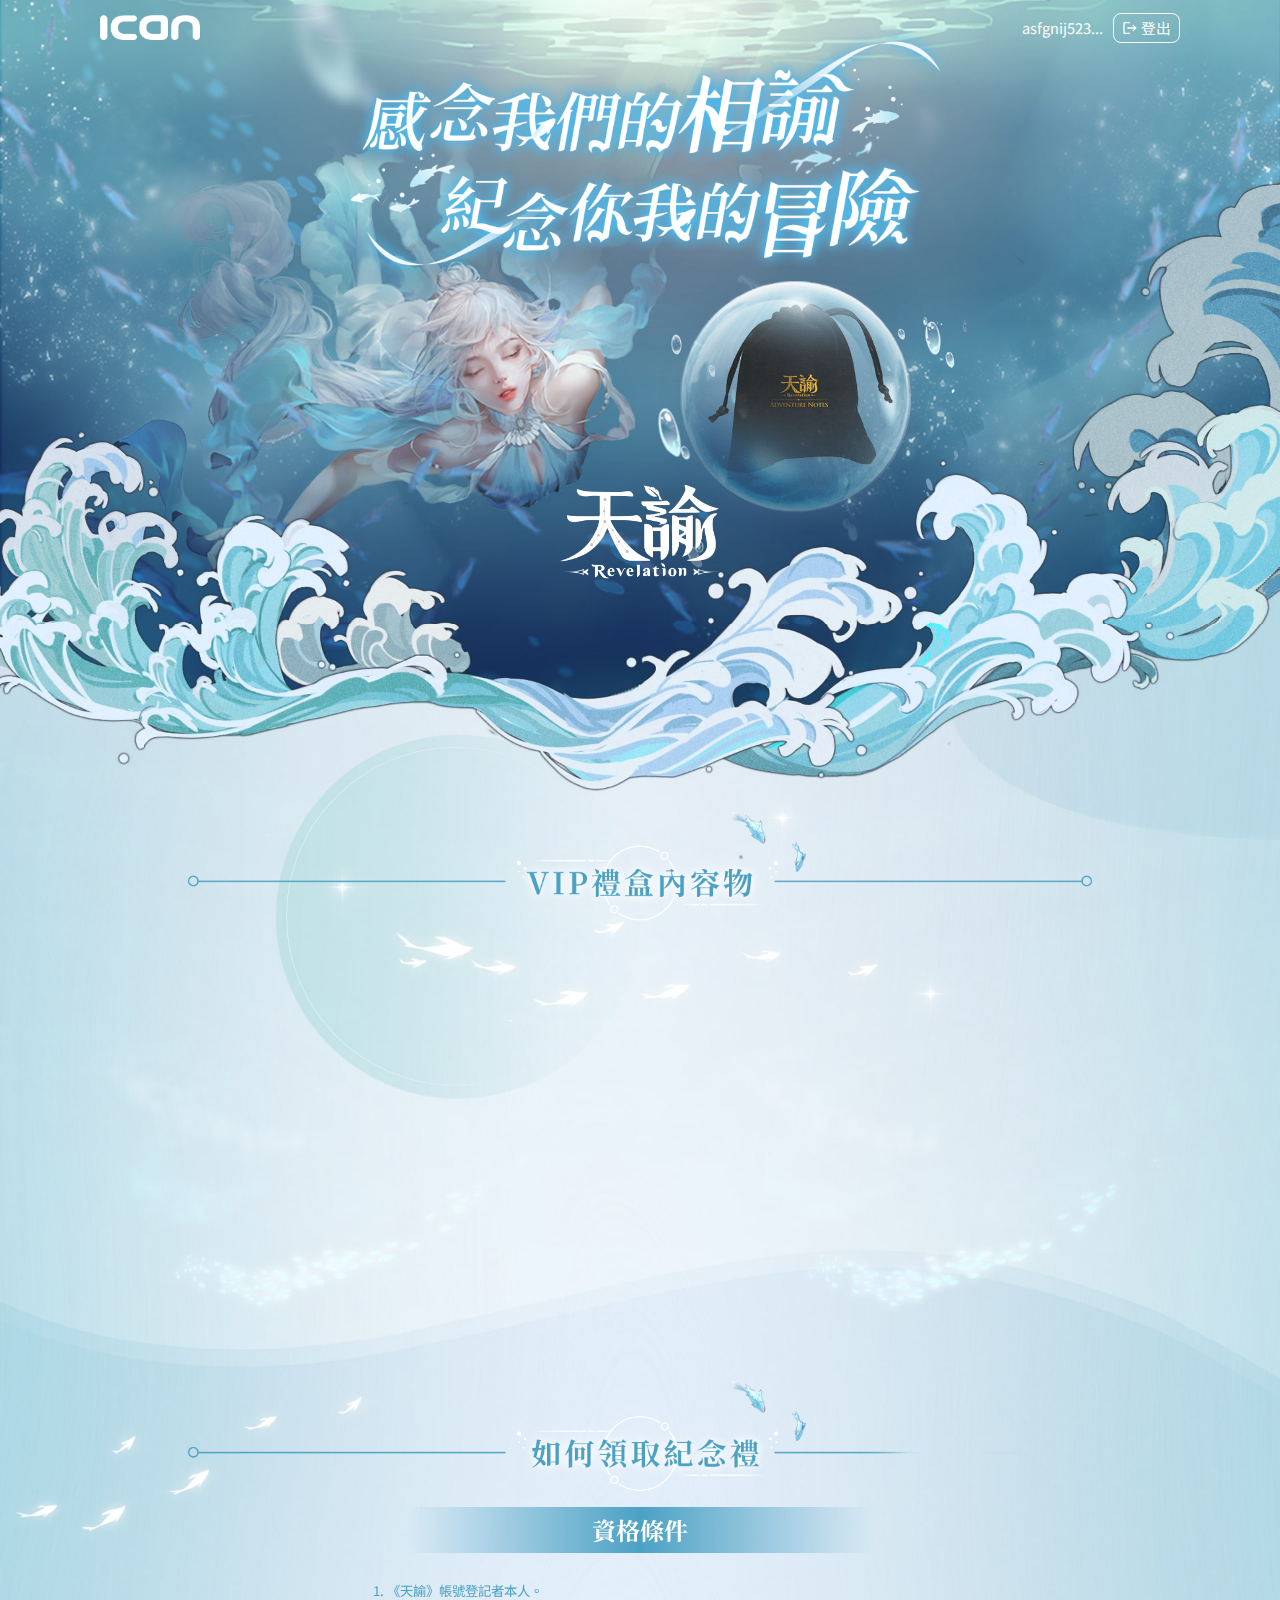
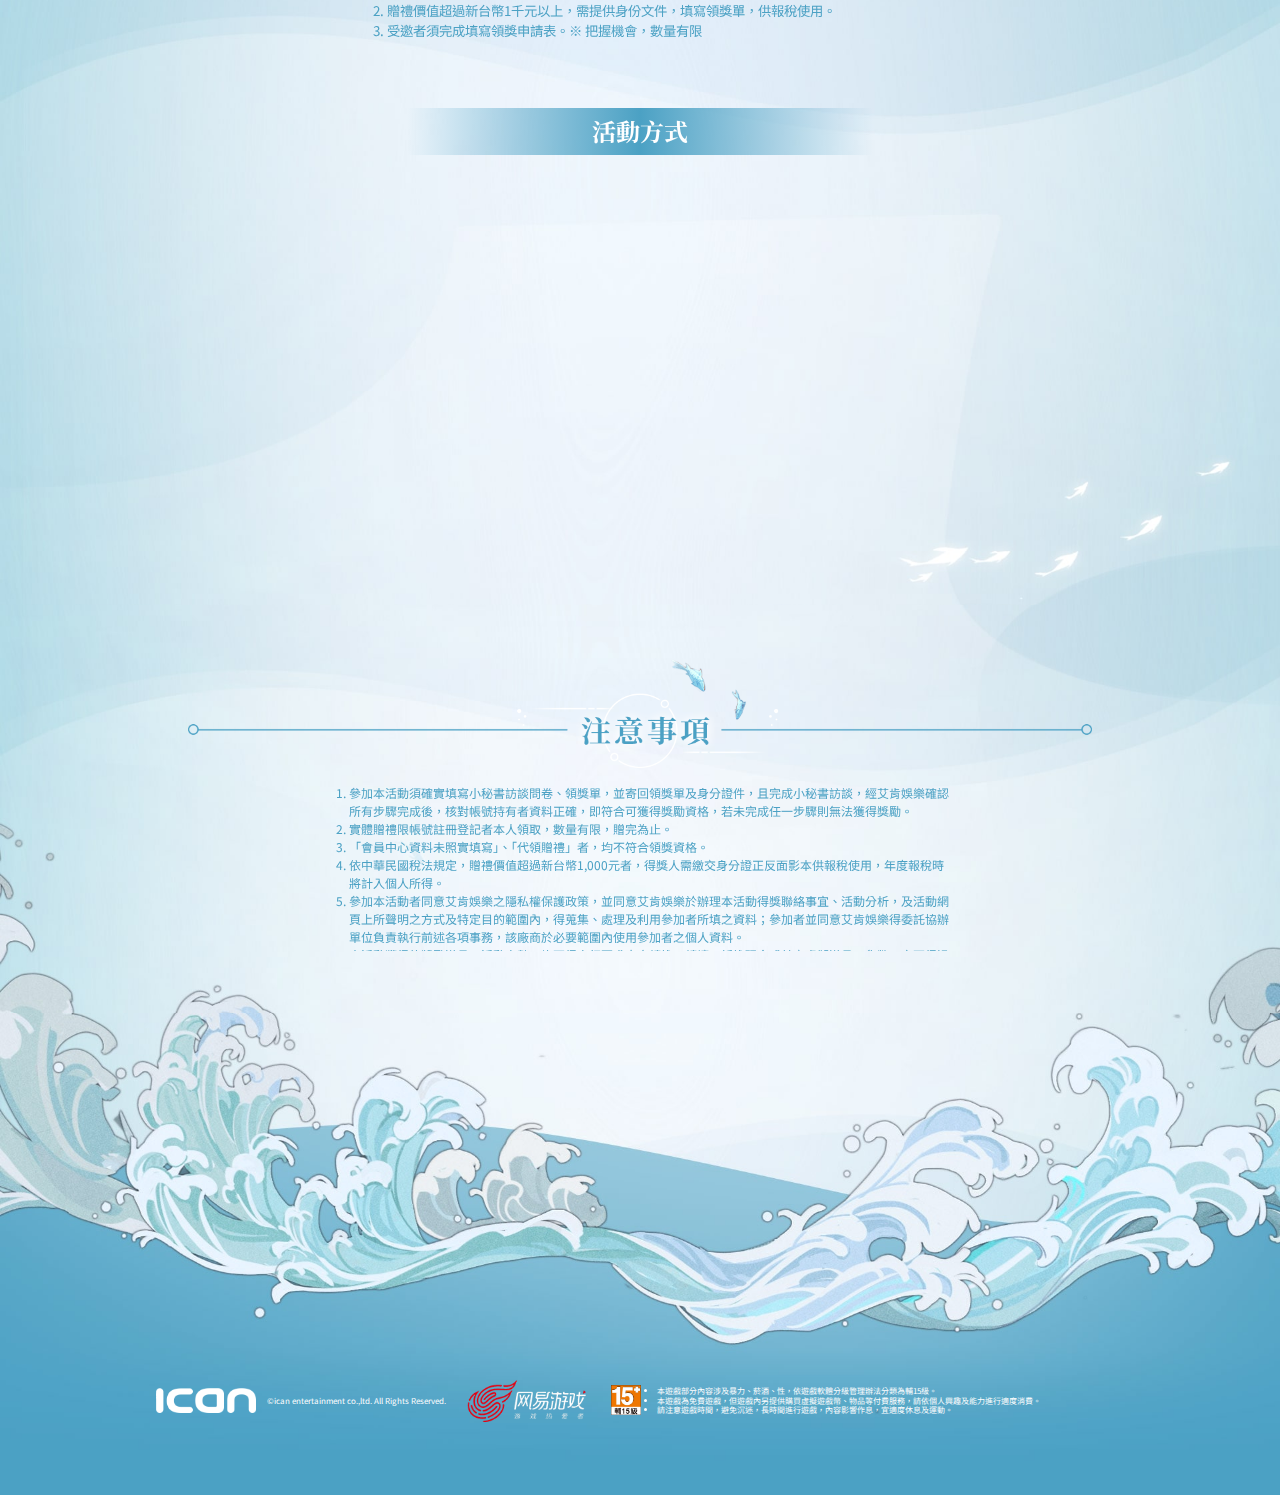
<file: index.html>
<!DOCTYPE html>
<html lang="zh-Hant-TW">

<head>
  <meta charset="UTF-8">
  <meta http-equiv="X-UA-Compatible" content="IE=edge">
  <meta name="viewport" content="width=device-width, initial-scale=1.0">
  <title>《天諭》感念我們的相諭，紀念你我的冒險</title>

  <!--Icon-->
  <link rel="icon" href="//www.icantw.com/favicon.ico" type="image/x-icon" />

  <!--google plus info-->
  <meta itemprop="name" content="《天諭》感念我們的相諭，紀念你我的冒險">
  <meta itemprop="image" content="./image/seo_1280.jpg">
  <meta name="description" content="本活動需為《天諭》帳號登記者本人，並完成填寫領獎申請表。贈禮價值超過新台幣1千元以上，需提供身份文件，填寫領獎單，供報稅使用。">

  <!--FB info-->
  <meta property="og:title" content="《天諭》感念我們的相諭，紀念你我的冒險">
  <meta name="og:site_name" content="《天諭》感念我們的相諭，紀念你我的冒險">
  <meta property="og:url" content="https://goc.icantw.com">
  <meta property="og:image" content="./image/seo_1280.jpg">
  <meta property="og:description" content="本活動需為《天諭》帳號登記者本人，並完成填寫領獎申請表。贈禮價值超過新台幣1千元以上，需提供身份文件，填寫領獎單，供報稅使用。">
  <meta property="og:type" content="website">
  <meta itemprop="seo_keywords" content="天諭、MMORPG、RPG、海洋、鯨魚、玄鯨、手遊、天刀、天堂、七騎士、海語者、家園、ICAN、艾肯、VIP、GAME、冒險、海明月、贈禮">

  <!-- aos CSS -->
  <link href="https://unpkg.com/aos@2.3.1/dist/aos.css" rel="stylesheet">
  <!-- css -->
  <link rel="stylesheet" href="./css/animate.min.css">
  <link rel="stylesheet" href="./css/animate.css">
  <link rel="stylesheet" href="./css/reset.css">
  <link rel="stylesheet" href="./css/all.css">

  <!-- google fonts -->
  <link rel="preconnect" href="https://fonts.googleapis.com">
  <link rel="preconnect" href="https://fonts.gstatic.com" crossorigin>
  <link href="https://fonts.googleapis.com/css2?family=Noto+Serif+TC:wght@200;300;400;500;600;700;900&display=swap"
    rel="stylesheet">
  <link href="https://fonts.googleapis.com/css2?family=Noto+Sans+TC:wght@100;300;400;500;700;900&display=swap"
    rel="stylesheet">
</head>

<body>
  <header class="header">
    <div class="pc-d-none">
      <ul class="nav">
        <li><a href="https://www.icantw.com/" target="_blank"><img src="./image/ican_logo.png" alt="艾肯娛樂"
              class="logo"></a>
        </li>
        <!-- <li>
          <a href="#" class="btn"><img src="./image/login_black_24dp.svg" alt="登入" class="icon-size"></a>
        </li> -->
        <li>
          asfgn...
          <a href="#" class="btn active"><img src="./image/logout_black_24dp.svg" alt="登出" class="icon-size"></a>
        </li>
      </ul>
    </div>
    <div class="sp-d-none">
      <ul class="nav">
        <li><a href="https://www.icantw.com/" target="_blank"><img src="./image/ican_logo.png" alt="艾肯娛樂"
              class="logo"></a></li>
        <!-- <li>
          <a href="#" class="btn"><img src="./image/login_black_24dp.svg" alt="登入" class="icon-size">登入</a>
        </li> -->
        <li>
          asfgnij523...
          <a href="#" class="btn active"><img src="./image/logout_black_24dp.svg" alt="登出" class="icon-size">登出</a>
        </li>
      </ul>
    </div>
  </header>

  <section class="hero">
    <div class="container">
      <div class="main">
        <h1><a href="https://ty.icantw.com/" target="_blank"><img src="./image/game_logo.png" alt="天諭"
              class="game-logo"></a></h1>
        <img src="./image/title.png" alt="感念我們的相諭，紀念你我的冒險" class="title">
      </div>
      <img src="./image/bouble.png" alt="VIP禮盒內容物" class="bouble">
    </div>
  </section>

  <section class="article">
    <div class="container">
      <h2><img src="./image/PC_st01.png" alt="VIP禮盒內容物" class="st sp-d-none"></h2>
      <h2><img src="./image/SP_st01.png" alt="VIP禮盒內容物" class="st pc-d-none"></h2>
      <ul class="gift">
        <li class="gift-item" data-aos="fade-up" data-aos-delay="0" data-aos-duration="2000"
          data-aos-easing="ease-in-out-back">
          <img src="./image/pp_01.png" alt="冒險筆記本">
          <div class="content">
            <h3>冒險筆記本</h3>
            <p>冒險家，精裝筆記本</p>
          </div>
        </li>
        <li class="gift-item" data-aos="fade-up" data-aos-delay="200" data-aos-duration="2000"
          data-aos-easing="ease-in-out-back">
          <img src="./image/pp_02.png" alt="典藏悠遊卡">
          <div class="content">
            <h3>典藏悠遊卡</h3>
            <p>專屬客制，唯您獨享</p>
          </div>
        </li>
        <li class="gift-item" data-aos="fade-up" data-aos-delay="400" data-aos-duration="2000"
          data-aos-easing="ease-in-out-back">
          <img src="./image/pp_03.png" alt="尊爵收納袋">
          <div class="content">
            <h3>尊爵收納袋</h3>
            <p>經典絨布，高質感保護</p>
          </div>
        </li>
      </ul>
    </div>
  </section>

  <section class="event">
    <div class="ch01 sp-d-none" data-aos="fade-right" data-aos-delay="600" data-aos-duration="2000"
      data-aos-easing="ease-in-out-back"></div>
    <div class="container">
      <h2><img src="./image/PC_st02.png" alt="如何領取紀念禮" class="st sp-d-none"></h2>
      <h2><img src="./image/SP_st02.png" alt="如何領取紀念禮" class="st pc-d-none"></h2>
      <div class="attention">
        <h3>資格條件</h3>
      </div>
      <ul class="list">
        <li>1. 《天諭》帳號登記者本人。</li>
        <li>2. 贈禮價值超過新台幣1千元以上，需提供身份文件，填寫領獎單，供報稅使用。</li>
        <li>3. 受邀者須完成填寫領獎申請表。※ 把握機會，數量有限</li>
      </ul>
      <div class="attention">
        <h3>活動方式</h3>
      </div>
      <ul class="step">
        <li class="step-item" data-aos="fade-up" data-aos-delay="0" data-aos-duration="2000"
          data-aos-easing="ease-in-out-back">
          <img src="./image/step_01.png" alt="步驟一" class="step-bg">
          <div class="content">
            <p>填寫問卷</p>
            <a href="survey.html" target="_blank">
              <img src="./image/btn_survey.png" alt="前往填寫" class="go-btn">
            </a>
          </div>
        </li>
        <li class="step-item" data-aos="fade-up" data-aos-delay="200" data-aos-duration="2000"
          data-aos-easing="ease-in-out-back">
          <img src="./image/step_02.png" alt="步驟二" class="step-bg">
          <div class="content">
            <p>1.下載領獎單<br>2.填寫完成<br>3.領獎單正本及身分證正/反面影本資料，寄回艾肯娛樂(海外玩家請列印領獎單，連同護照拍照上傳至客服信箱)</p>
            <a href="download.html" target="_blank">
              <img src="./image/btn_download.png" alt="下載領獎單" class="go-btn">
            </a>
          </div>
        </li>
        <li class="step-item" data-aos="fade-up" data-aos-delay="400" data-aos-duration="2000"
          data-aos-easing="ease-in-out-back">
          <img src="./image/step_03.png" alt="步驟三" class="step-bg">
          <div class="content">
            <p>選擇使用LINE訪談者，請透過行動條碼或<span>點擊下方按鈕</span>，聯繫小秘書 : </p>
            <a href="http://nav.cx/jhTmali" target="_blank">
              <img src="./image/btn_contact.png" alt="前往聯繫" class="go-btn">
            </a>
          </div>
        </li>
        <li class="step-item" data-aos="fade-up" data-aos-delay="600" data-aos-duration="2000"
          data-aos-easing="ease-in-out-back">
          <img src="./image/step_04.png" alt="步驟四" class="step-bg">
          <div class="content">
            <p>完成上述所有步驟，<br>審核資料正確，<br>寄送贈禮</p>
          </div>
        </li>
      </ul>
    </div>
  </section>

  <section class="note">
    <div class="ch02 sp-d-none" data-aos="fade-left" data-aos-delay="600" data-aos-duration="2000"
      data-aos-easing="ease-in-out-back"></div>
    <h2><img src="./image/PC_st03.png" alt="注意事項" class="st sp-d-none"></h2>
    <h2><img src="./image/SP_st03.png" alt="注意事項" class="st pc-d-none"></h2>
    <div class="container">
      <ul class="list">
        <li>參加本活動須確實填寫小秘書訪談問卷、領獎單，並寄回領獎單及身分證件，且完成小秘書訪談，經艾肯娛樂確認所有步驟完成後，核對帳號持有者資料正確，即符合可獲得獎勵資格，若未完成任一步驟則無法獲得獎勵。</li>
        <li>實體贈禮限帳號註冊登記者本人領取，數量有限，贈完為止。</li>
        <li>「會員中心資料未照實填寫」、「代領贈禮」者，均不符合領獎資格。</li>
        <li>依中華民國稅法規定，贈禮價值超過新台幣1,000元者，得獎人需繳交身分證正反面影本供報稅使用，年度報稅時將計入個人所得。</li>
        <li>
          參加本活動者同意艾肯娛樂之隱私權保護政策，並同意艾肯娛樂於辦理本活動得獎聯絡事宜、活動分析，及活動網頁上所聲明之方式及特定目的範圍內，得蒐集、處理及利用參加者所填之資料；參加者並同意艾肯娛樂得委託協辦單位負責執行前述各項事務，該廠商於必要範圍內使用參加者之個人資料。
        </li>
        <li>本活動獲得的獎勵道具、活動次數，均不得自行要求官方轉換、轉讓、折換現金或其它虛擬道具、貨幣，亦不得退款。</li>
        <li>遊戲帳號(密碼)資料需由帳號申請者本人妥善保管，若是因為個人疏忽或是轉交給他人使用，導致帳號損失或是違反規定等問題，必需要由帳號申請者本人自行承擔，詳見<a
            href="https://www.icantw.com/services" target="_blank"><span>遊戲管理規範</span></a>。</li>
        <li>艾肯娛樂保有以上活動及獎項內容修改權利，並有權決定修改、取消、暫停或是終止活動，最新詳情請見官網公告。如對本活動有任何問題，請洽<a href="https://ican.tw/acyC3"
            target="_blank"><span>客服中心</span></a>。</li>
      </ul>
    </div>
  </section>

  <footer class="footer">
    <div class="container">
      <div class="logo-box">
        <img src="./image/ican.png" alt="艾肯娛樂" class="ican-logo">
        <div class="all-right">©ican entertainment co.,ltd. All Rights Reserved.
        </div>
      </div>
      <img src="./image/logos.png" alt="網易" class="logos">
      <div class="age-box">
        <img src="./image/15+.jpg" alt="15+" class="age15">
        <ul class="note-15">
          <li>本遊戲部分內容涉及暴力、菸酒、性，依遊戲軟體分級管理辦法分類為輔15級。</li>
          <li>本遊戲為免費遊戲，但遊戲內另提供購買虛擬遊戲幣、物品等付費服務，請依個人興趣及能力進行適度消費。</li>
          <li>請注意遊戲時間，避免沉迷，長時間進行遊戲，內容影響作息，宜適度休息及運動。</li>
        </ul>
      </div>
    </div>
  </footer>


</body>

<script src="./js/jquery-3.6.0.min.js"></script>

<!-- aos js -->
<script src="https://unpkg.com/aos@2.3.1/dist/aos.js"></script>
<script>
  AOS.init({
    // Global settings:
    disable: false, // accepts following values: 'phone', 'tablet', 'mobile', boolean, expression or function
    startEvent: 'DOMContentLoaded', // name of the event dispatched on the document, that AOS should initialize on
    initClassName: 'aos-init', // class applied after initialization
    animatedClassName: 'aos-animate', // class applied on animation
    useClassNames: false, // if true, will add content of `data-aos` as classes on scroll
    disableMutationObserver: false, // disables automatic mutations' detections (advanced)
    debounceDelay: 50, // the delay on debounce used while resizing window (advanced)
    throttleDelay: 99, // the delay on throttle used while scrolling the page (advanced)


    // Settings that can be overridden on per-element basis, by `data-aos-*` attributes:
    // offset: 120, // offset (in px) from the original trigger point
    delay: 0, // values from 0 to 3000, with step 50ms
    duration: 400, // values from 0 to 3000, with step 50ms
    easing: 'ease', // default easing for AOS animations
    once: false, // whether animation should happen only once - while scrolling down
    mirror: false, // whether elements should animate out while scrolling past them
    anchorPlacement: 'top-bottom', // defines which position of the element regarding to window should trigger the animation
  });
</script>



</html>
</file>
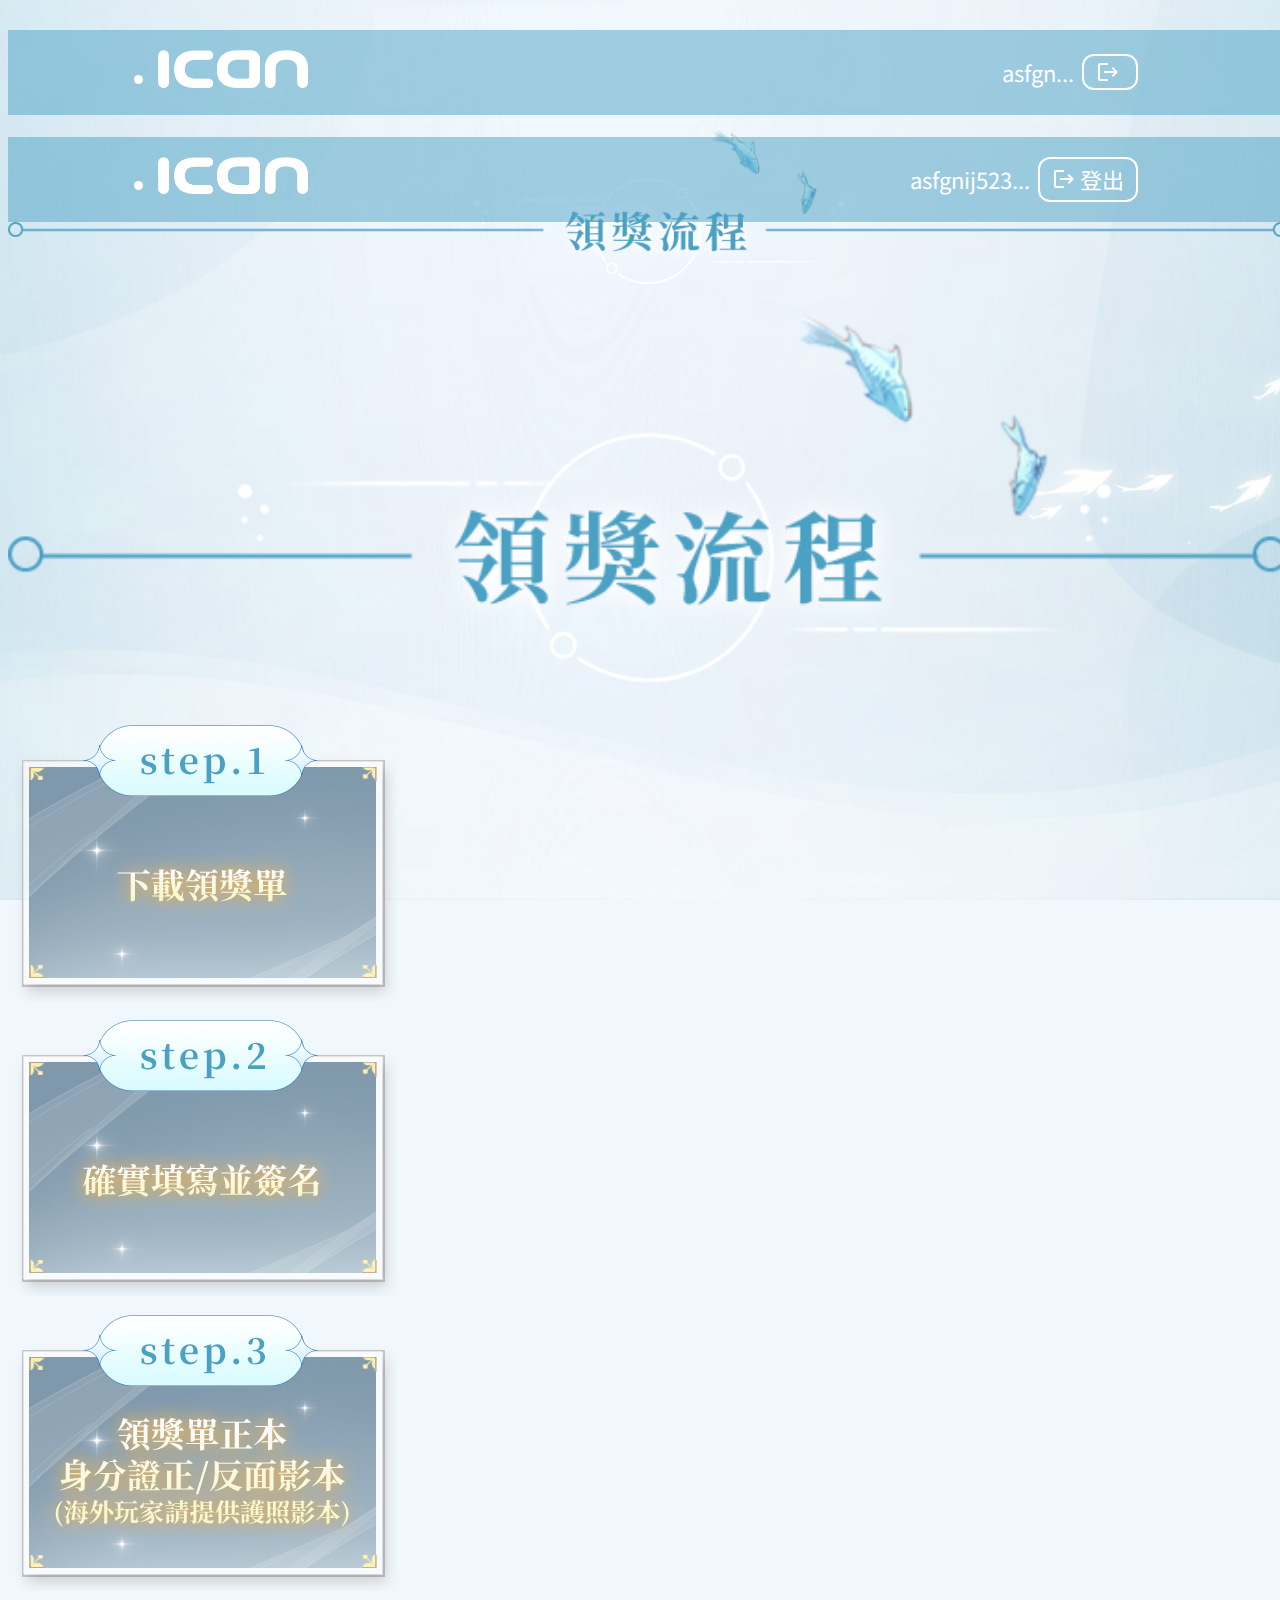
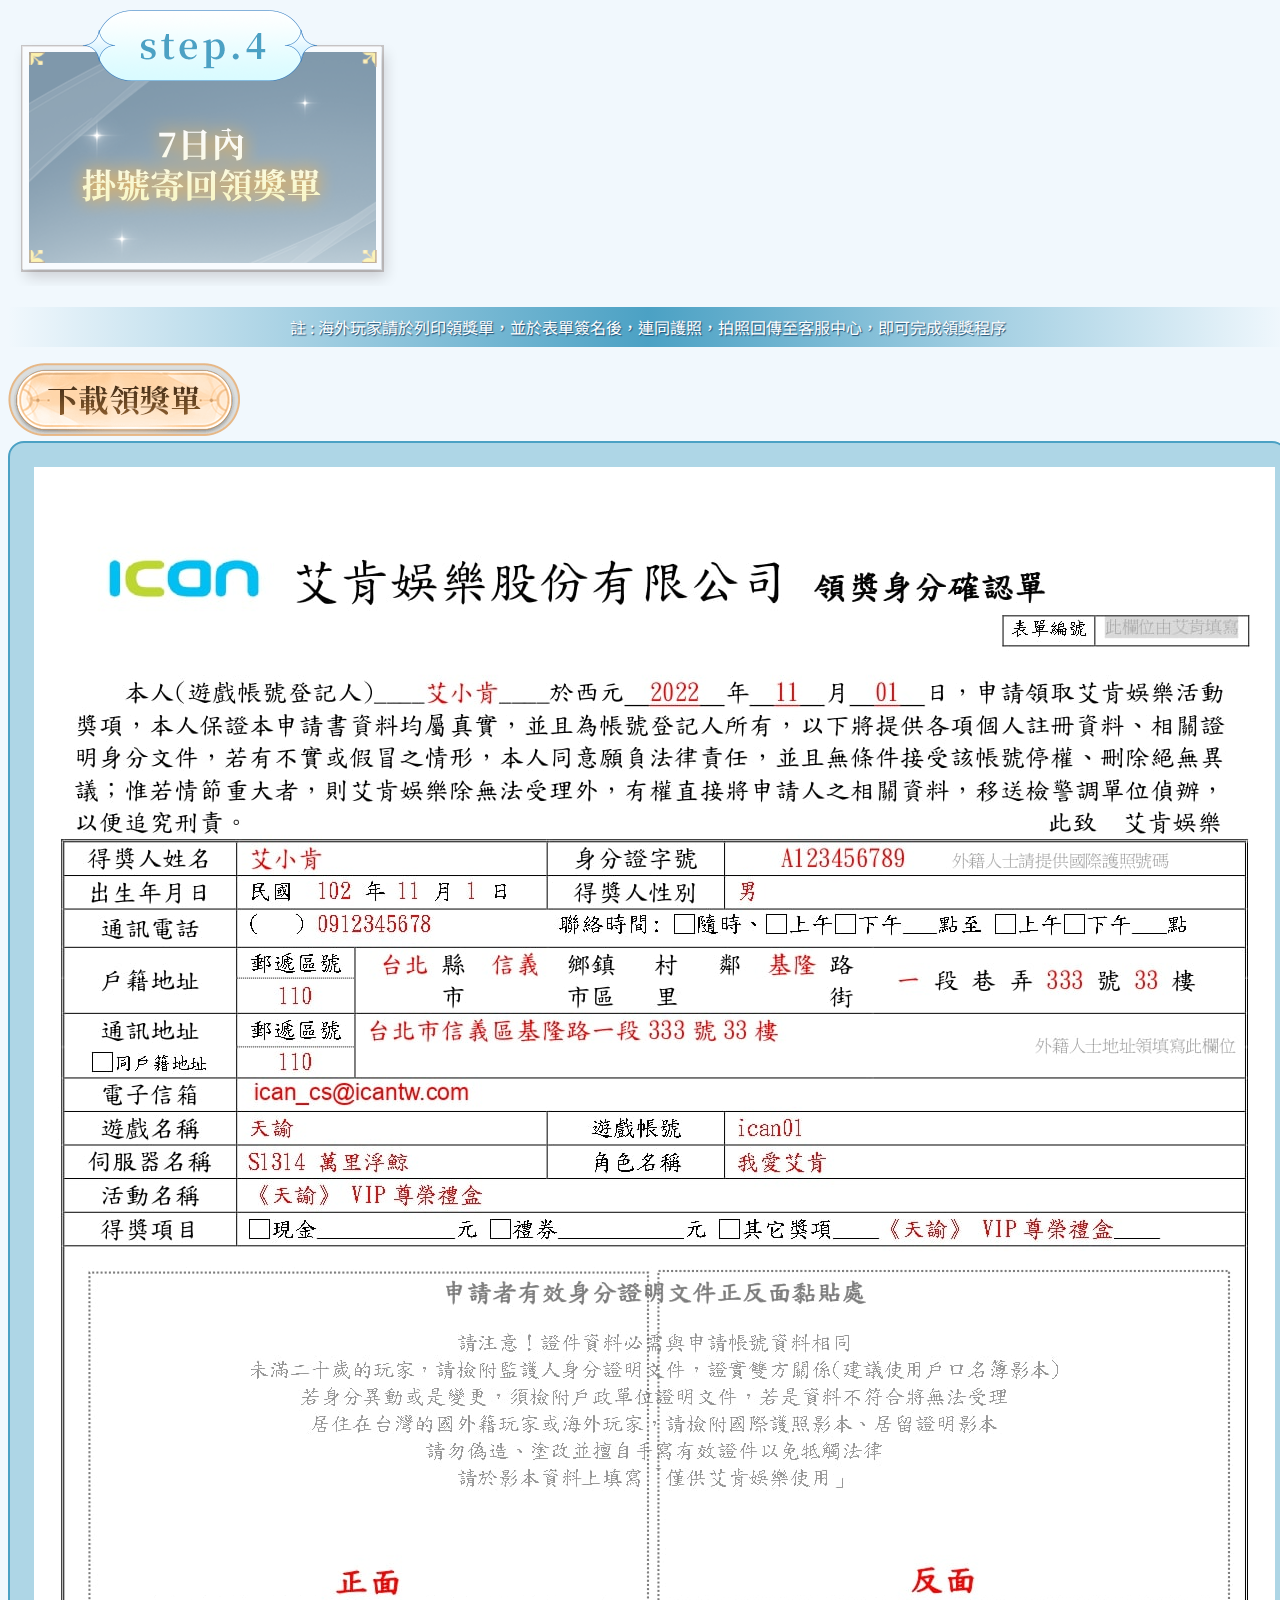
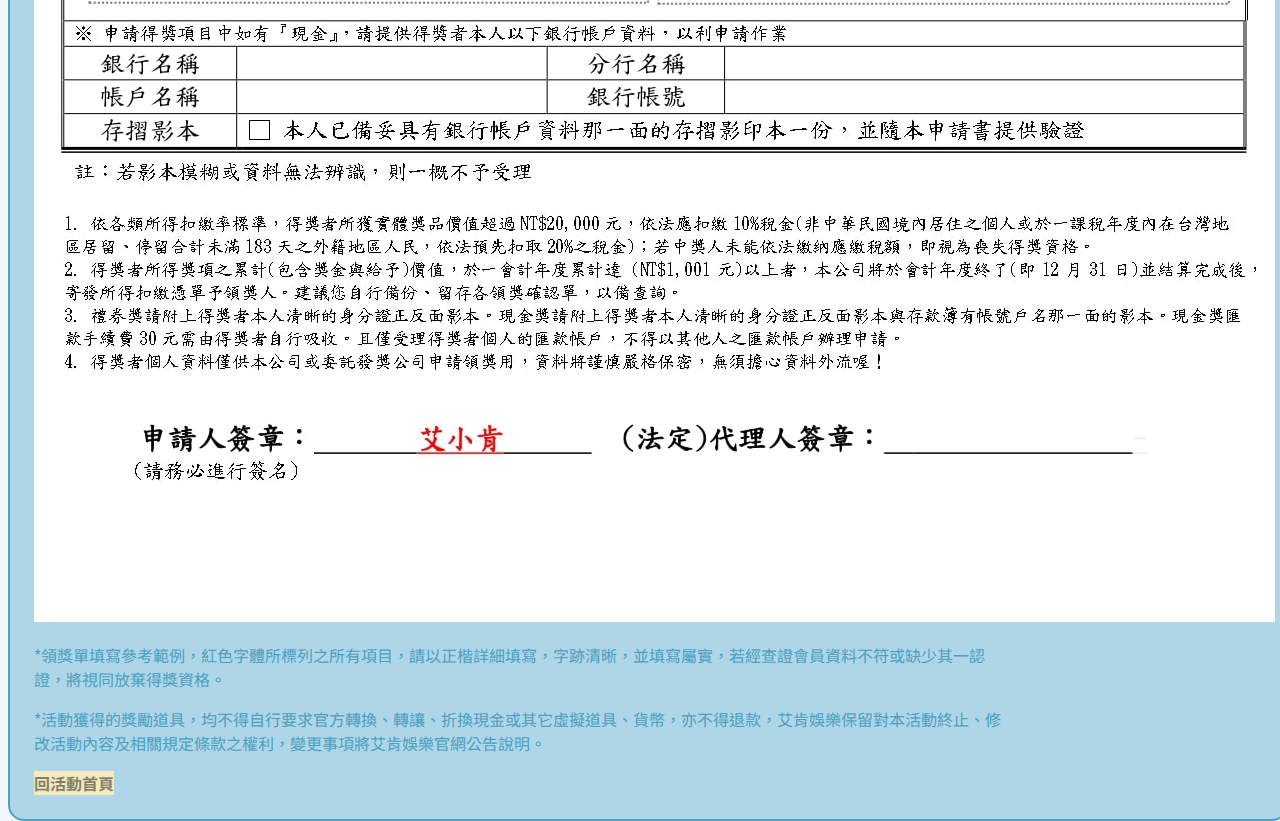
<file: download.html>
<!DOCTYPE html>
<html lang="zh-Hant-TW">

<head>
  <meta charset="UTF-8">
  <meta http-equiv="X-UA-Compatible" content="IE=edge">
  <meta name="viewport" content="width=device-width, initial-scale=1.0">
  <title>《天諭》感念我們的相諭，紀念你我的冒險</title>

  <!--Icon-->
  <link rel="icon" href="//www.icantw.com/favicon.ico" type="image/x-icon" />

  <!--google plus info-->
  <meta itemprop="name" content="《天諭》感念我們的相諭，紀念你我的冒險">
  <meta itemprop="image" content="./image/seo_1280.jpg">
  <meta name="description" content="本活動需為《天諭》帳號登記者本人，並完成填寫領獎申請表。贈禮價值超過新台幣1千元以上，需提供身份文件，填寫領獎單，供報稅使用。">

  <!--FB info-->
  <meta property="og:title" content="《天諭》感念我們的相諭，紀念你我的冒險">
  <meta name="og:site_name" content="《天諭》感念我們的相諭，紀念你我的冒險">
  <meta property="og:url" content="https://goc.icantw.com">
  <meta property="og:image" content="./image/seo_1280.jpg">
  <meta property="og:description" content="本活動需為《天諭》帳號登記者本人，並完成填寫領獎申請表。贈禮價值超過新台幣1千元以上，需提供身份文件，填寫領獎單，供報稅使用。">
  <meta property="og:type" content="website">
  <meta itemprop="seo_keywords" content="天諭、MMORPG、RPG、海洋、鯨魚、玄鯨、手遊、天刀、天堂、七騎士、海語者、家園、ICAN、艾肯、VIP、GAME、冒險、海明月、贈禮">

  <!-- aos CSS -->
  <link href="https://unpkg.com/aos@2.3.1/dist/aos.css" rel="stylesheet">
  <!-- css -->
  <link rel="stylesheet" href="./css/animate.min.css">
  <link rel="stylesheet" href="./css/animate.css">
  <link rel="stylesheet" href="./css/page.css">

  <!-- BS5 -->
  <link href="https://cdn.jsdelivr.net/npm/bootstrap@5.1.1/dist/css/bootstrap.min.css" rel="stylesheet"
    integrity="sha384-F3w7mX95PdgyTmZZMECAngseQB83DfGTowi0iMjiWaeVhAn4FJkqJByhZMI3AhiU" crossorigin="anonymous">

  <!-- google fonts -->
  <link rel="preconnect" href="https://fonts.googleapis.com">
  <link rel="preconnect" href="https://fonts.gstatic.com" crossorigin>
  <link href="https://fonts.googleapis.com/css2?family=Noto+Serif+TC:wght@200;300;400;500;600;700;900&display=swap"
    rel="stylesheet">
  <link href="https://fonts.googleapis.com/css2?family=Noto+Sans+TC:wght@100;300;400;500;700;900&display=swap"
    rel="stylesheet">
</head>

<body>
  <header class="header">
    <div class="d-block d-sm-none">
      <ul class="nav">
        <li><a href="https://www.icantw.com/" target="_blank"><img src="./image/ican_logo.png" alt="艾肯娛樂"
              class="logo"></a>
        </li>
        <!-- <li>
          <a href="#" class="btn"><img src="./image/login_black_24dp.svg" alt="登入" class="icon-size"></a>
        </li> -->
        <li>
          asfgn...
          <a href="#" class="btn active"><img src="./image/logout_black_24dp.svg" alt="登出" class="icon-size"></a>
        </li>
      </ul>
    </div>
    <div class="d-none d-sm-block">
      <ul class="nav">
        <li><a href="https://www.icantw.com/" target="_blank"><img src="./image/ican_logo.png" alt="艾肯娛樂"
              class="logo"></a></li>
        <!-- <li>
          <a href="#" class="btn"><img src="./image/login_black_24dp.svg" alt="登入" class="icon-size">登入</a>
        </li> -->
        <li>
          asfgnij523...
          <a href="#" class="btn active"><img src="./image/logout_black_24dp.svg" alt="登出" class="icon-size">登出</a>
        </li>
      </ul>
    </div>
  </header>

  <div class="container">
    <h2><img src="./image/PC_st04.png" alt="" class="d-none d-sm-block" width="100%"></h2>
    <h2><img src="./image/SP_st04.png" alt="" class="d-sm-none" width="100%"></h2>
    <div class="row">
      <div class="col-sm-6 col-lg-3">
        <img src="./image/process_01.png" alt="" class="img-fluid d-block mx-auto">
      </div>
      <div class="col-sm-6 col-lg-3">
        <img src="./image/process_02.png" alt="" class="img-fluid d-block mx-auto">
      </div>
      <div class="col-sm-6 col-lg-3">
        <img src="./image/process_03.png" alt="" class="img-fluid d-block mx-auto">
      </div>
      <div class="col-sm-6 col-lg-3">
        <img src="./image/process_04.png" alt="" class="img-fluid d-block mx-auto">
      </div>
      <div class="col-12">
        <p class="attention fs-5 fw-bold mt-4">
          註 : 海外玩家請於列印領獎單，並於表單簽名後，連同護照，拍照回傳至客服中心，即可完成領獎程序
        </p>
      </div>
      <div class="d-flex justify-content-center">
        <a href="#">
          <img src="./image/btn_download.png" alt="" class="img-fluid d-block mx-auto mt-4 mb-5">
        </a>
      </div>
      <div class="col-sm-10 col-lg-8 offset-sm-1 offset-lg-2">
        <div class="form-box">
          <img src="./image/form.jpg" alt="" class="img-fluid d-block mx-auto mb-4">
          <p class="text-light fw-bold mx-auto" style="width: 80%;">
            *領獎單填寫參考範例，紅色字體所標列之所有項目，請以正楷詳細填寫，字跡清晰，並填寫屬實，若經查證會員資料不符或缺少其一認證，將視同放棄得獎資格。
          </p>
          <p class="text-light fw-bold mx-auto" style="width: 80%;">
            *活動獲得的獎勵道具，均不得自行要求官方轉換、轉讓、折換現金或其它虛擬道具、貨幣，亦不得退款，艾肯娛樂保留對本活動終止、修改活動內容及相關規定條款之權利，變更事項將艾肯娛樂官網公告說明。</p>
          <div class="d-flex justify-content-center">
            <a href="index.html" class="btn-lg go-btn" role="button">回活動首頁</a>
          </div>
        </div>
      </div>
    </div>
  </div>
</body>

<script src="https://cdnjs.cloudflare.com/ajax/libs/jquery/3.6.0/jquery.min.js"></script>

</html>
</file>
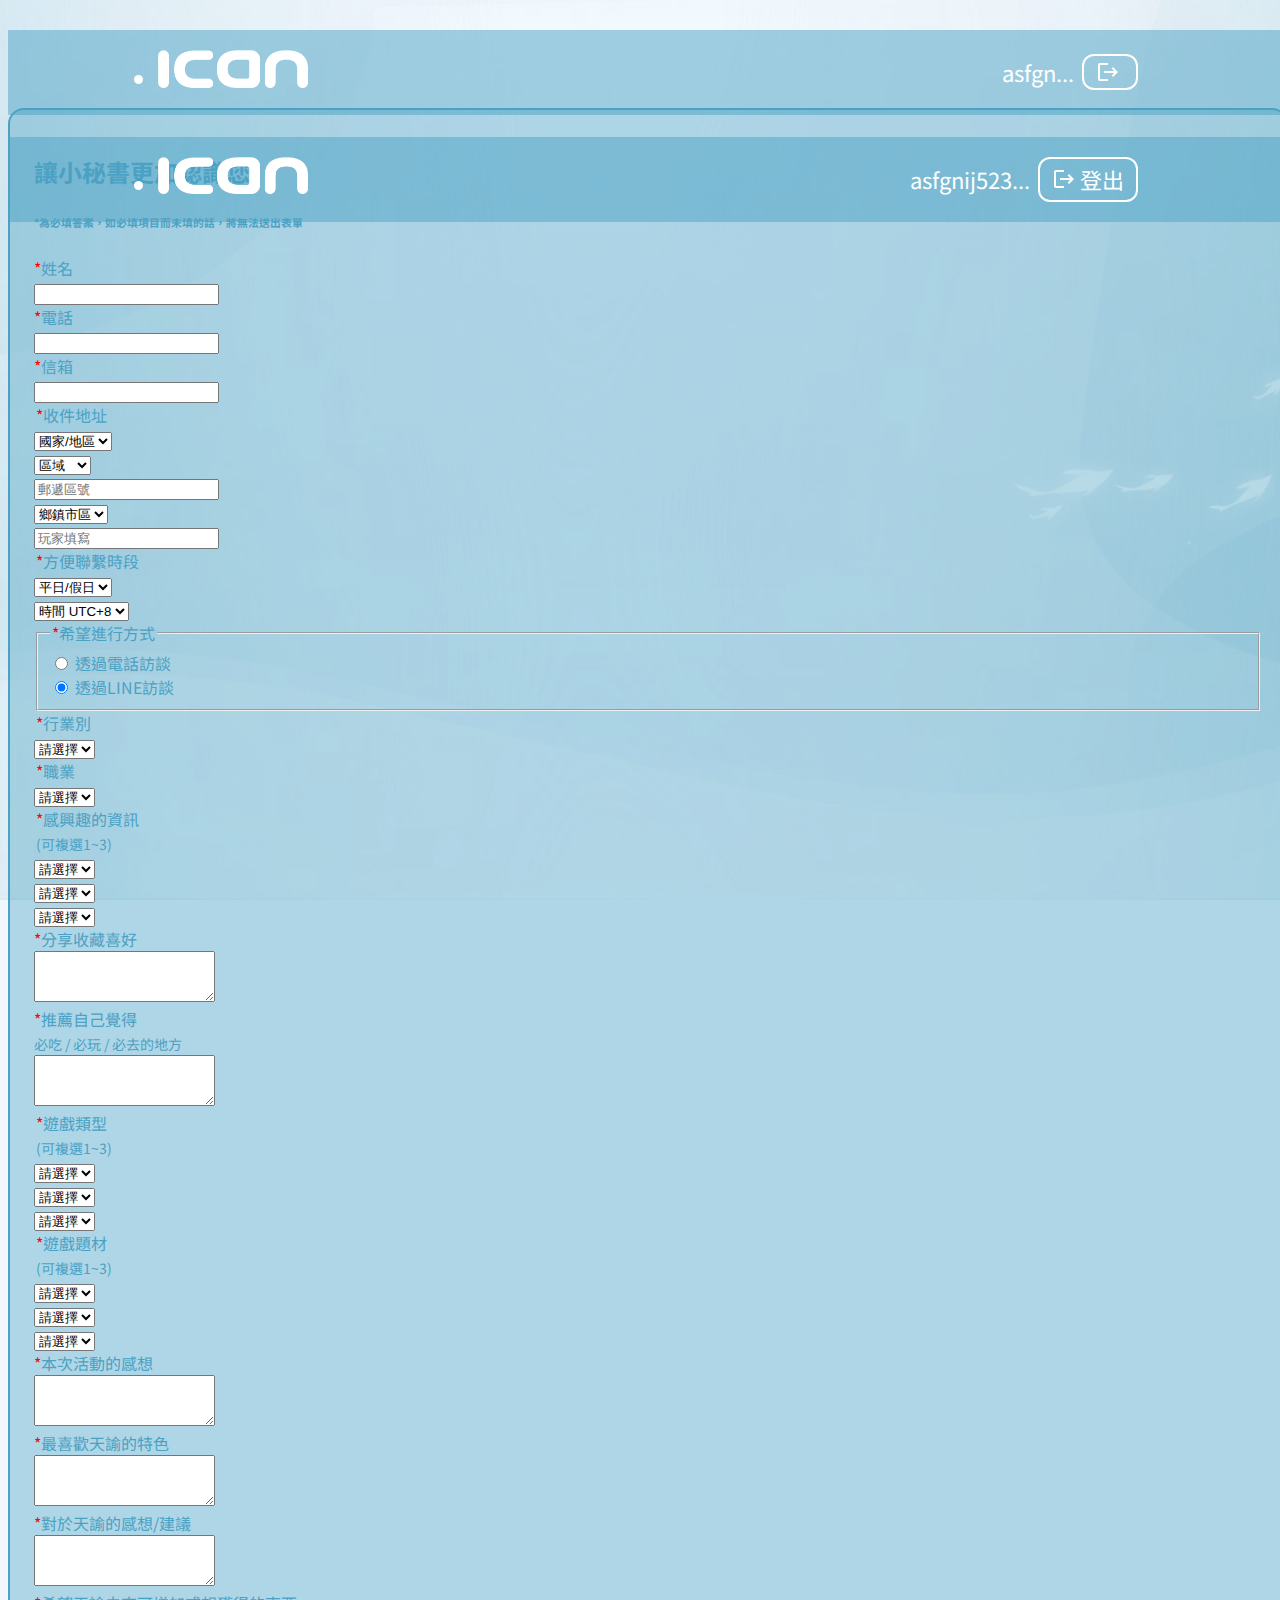
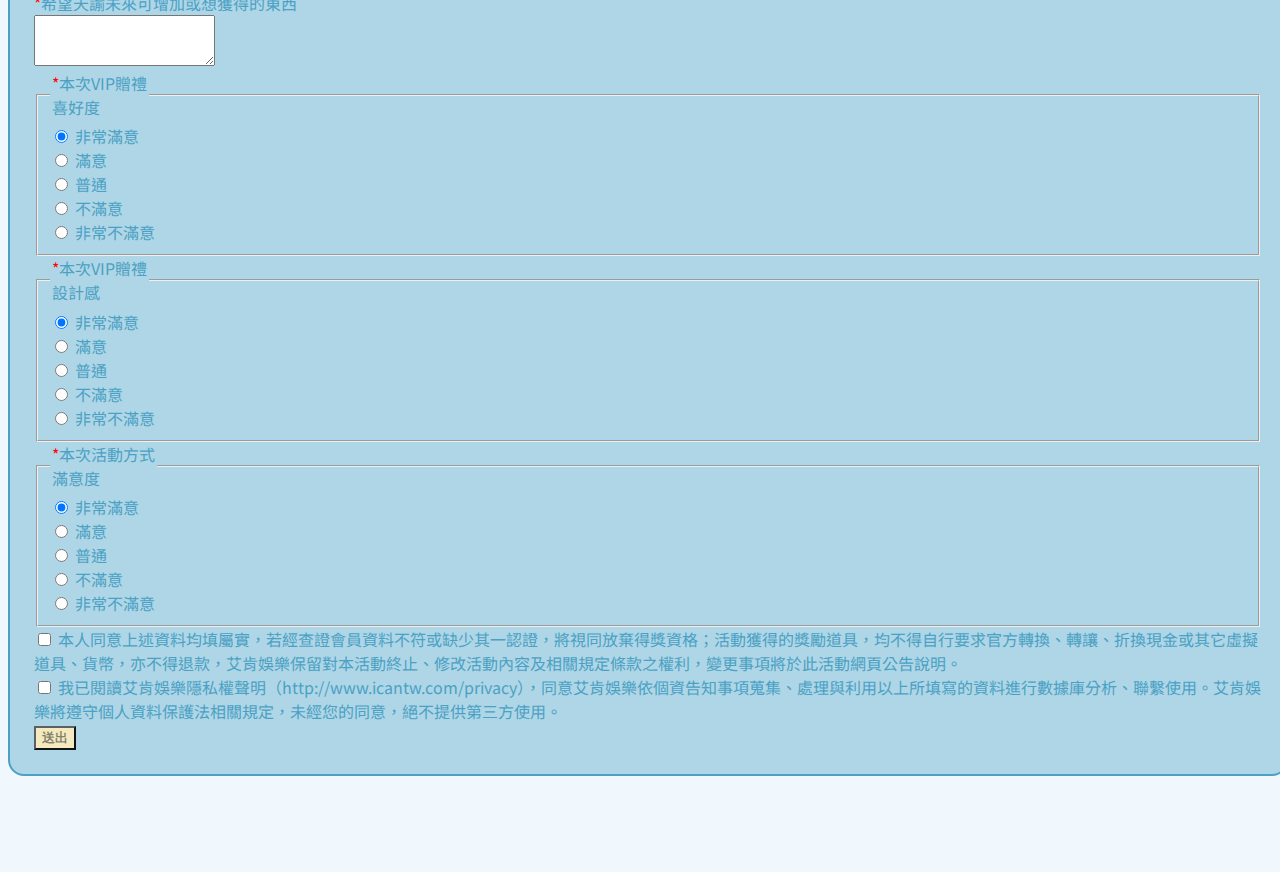
<file: survey.html>
<!DOCTYPE html>
<html lang="zh-Hant-TW">

<head>
  <meta charset="UTF-8">
  <meta http-equiv="X-UA-Compatible" content="IE=edge">
  <meta name="viewport" content="width=device-width, initial-scale=1.0">
  <title>《天諭》感念我們的相諭，紀念你我的冒險</title>

  <!--Icon-->
  <link rel="icon" href="//www.icantw.com/favicon.ico" type="image/x-icon" />

  <!--google plus info-->
  <meta itemprop="name" content="《天諭》感念我們的相諭，紀念你我的冒險">
  <meta itemprop="image" content="./image/seo_1280.jpg">
  <meta name="description" content="本活動需為《天諭》帳號登記者本人，並完成填寫領獎申請表。贈禮價值超過新台幣1千元以上，需提供身份文件，填寫領獎單，供報稅使用。">

  <!--FB info-->
  <meta property="og:title" content="《天諭》感念我們的相諭，紀念你我的冒險">
  <meta name="og:site_name" content="《天諭》感念我們的相諭，紀念你我的冒險">
  <meta property="og:url" content="https://goc.icantw.com">
  <meta property="og:image" content="./image/seo_1280.jpg">
  <meta property="og:description" content="本活動需為《天諭》帳號登記者本人，並完成填寫領獎申請表。贈禮價值超過新台幣1千元以上，需提供身份文件，填寫領獎單，供報稅使用。">
  <meta property="og:type" content="website">
  <meta itemprop="seo_keywords" content="天諭、MMORPG、RPG、海洋、鯨魚、玄鯨、手遊、天刀、天堂、七騎士、海語者、家園、ICAN、艾肯、VIP、GAME、冒險、海明月、贈禮">

  <!-- aos CSS -->
  <link href="https://unpkg.com/aos@2.3.1/dist/aos.css" rel="stylesheet">
  <!-- css -->
  <link rel="stylesheet" href="./css/animate.min.css">
  <link rel="stylesheet" href="./css/animate.css">
  <link rel="stylesheet" href="./css/page.css">

  <!-- BS5 -->
  <link href="https://cdn.jsdelivr.net/npm/bootstrap@5.1.1/dist/css/bootstrap.min.css" rel="stylesheet"
    integrity="sha384-F3w7mX95PdgyTmZZMECAngseQB83DfGTowi0iMjiWaeVhAn4FJkqJByhZMI3AhiU" crossorigin="anonymous">

  <!-- google fonts -->
  <link rel="preconnect" href="https://fonts.googleapis.com">
  <link rel="preconnect" href="https://fonts.gstatic.com" crossorigin>
  <link href="https://fonts.googleapis.com/css2?family=Noto+Serif+TC:wght@200;300;400;500;600;700;900&display=swap"
    rel="stylesheet">
  <link href="https://fonts.googleapis.com/css2?family=Noto+Sans+TC:wght@100;300;400;500;700;900&display=swap"
    rel="stylesheet">
</head>

<body>
  <header class="header">
    <div class="d-block d-sm-none">
      <ul class="nav">
        <li><a href="https://www.icantw.com/" target="_blank"><img src="./image/ican_logo.png" alt="艾肯娛樂"
              class="logo"></a>
        </li>
        <!-- <li>
          <a href="#" class="btn"><img src="./image/login_black_24dp.svg" alt="登入" class="icon-size"></a>
        </li> -->
        <li>
          asfgn...
          <a href="#" class="btn active"><img src="./image/logout_black_24dp.svg" alt="登出" class="icon-size"></a>
        </li>
      </ul>
    </div>
    <div class="d-none d-sm-block">
      <ul class="nav">
        <li><a href="https://www.icantw.com/" target="_blank"><img src="./image/ican_logo.png" alt="艾肯娛樂"
              class="logo"></a></li>
        <!-- <li>
          <a href="#" class="btn"><img src="./image/login_black_24dp.svg" alt="登入" class="icon-size">登入</a>
        </li> -->
        <li>
          asfgnij523...
          <a href="#" class="btn active"><img src="./image/logout_black_24dp.svg" alt="登出" class="icon-size">登出</a>
        </li>
      </ul>
    </div>
  </header>

  <div class="container">
    <div class="col-sm-8 col-lg-6 offset-sm-2 offset-lg-3">
      <div class="form-box">
        <form class="fw-bold needs-validation">
          <h2 class="text-center mb-2">讓小秘書更加認識您</h2>
          <h6 class="text-center mb-4 text-danger">*為必填答案，如必填項目而未填的話，將無法送出表單</h6>
          <!-- 姓名 -->
          <div class="mb-3 row">
            <label for="name" class="col-sm-3 col-form-label text-white must">姓名</label>
            <div class="col-sm-9">
              <input class="form-control" type="text" required>
            </div>
          </div>
          <!-- 電話 -->
          <div class="mb-3 row">
            <label for="tell" class="col-sm-3 col-form-label text-white must">電話</label>
            <div class="col-sm-9">
              <input class="form-control" type="tel" required>
            </div>
          </div>

          <!-- 信箱 -->
          <div class="mb-3 row">
            <label for="Email" class="col-sm-3 col-form-label text-white must">信箱</label>
            <div class="col-sm-9">
              <input class="form-control" type="email" required>
            </div>
          </div>

          <!-- 收件地址 -->
          <div class="mb-3 row g-2">
            <legend class="col-form-label col-sm-3 pt-0 text-white must">收件地址</legend>
            <div class="col">
              <select class="form-select" aria-label="Default select example" required>
                <option selected disabled value="">國家/地區</option>
                <option value="1">One</option>
                <option value="2">Two</option>
                <option value="3">Three</option>
              </select>
            </div>
            <div class="col">
              <select class="form-select" aria-label="Default select example" required>
                <option selected disabled value="">區域</option>
                <option value="1">One</option>
                <option value="2">Two</option>
                <option value="3">Three</option>
              </select>
            </div>
            <div class="col">
              <input type="text" class="form-control" placeholder="郵遞區號" aria-label="郵遞區號" required>
            </div>
          </div>
          <!-- 收件地址 -->
          <div class="mb-3 row g-2">
            <legend class="col-form-label col-sm-3 pt-0 text-white"></legend>
            <div class="col-auto">
              <select class="form-select" aria-label="Default select example" required>
                <option selected disabled value="">鄉鎮市區</option>
                <option value="1">One</option>
                <option value="2">Two</option>
                <option value="3">Three</option>
              </select>
            </div>
            <div class="col">
              <input type="text" class="form-control" placeholder="玩家填寫" aria-label="玩家填寫" required>
            </div>
          </div>

          <!-- 方便聯繫時段 -->
          <div class="mb-3 row g-2">
            <legend class="col-form-label col-sm-3 pt-0 text-white must">方便聯繫時段</legend>
            <div class="col">
              <select class="form-select" aria-label="Default select example" required>
                <option selected disabled value="">平日/假日</option>
                <option value="1">One</option>
                <option value="2">Two</option>
                <option value="3">Three</option>
              </select>
            </div>
            <div class="col">
              <select class="form-select" aria-label="Default select example" required>
                <option selected disabled value="">時間 UTC+8</option>
                <option value="1">One</option>
                <option value="2">Two</option>
                <option value="3">Three</option>
              </select>
            </div>
          </div>

          <!-- 希望進行方式 -->
          <fieldset class="row mb-3">
            <legend class="col-form-label col-sm-3 pt-0 text-white must">希望進行方式</legend>
            <div class="col-sm-9">
              <div class="form-check form-check-inline">
                <input class="form-check-input" type="radio" name="interviewWay" id="interviewWay1" value="option1"
                  checked required>
                <label class="form-check-label text-white" for="interviewWay1">
                  透過電話訪談
                </label>
              </div>
              <div class="form-check form-check-inline">
                <input class="form-check-input" type="radio" name="interviewWay" id="interviewWay2" value="option1"
                  checked required>
                <label class="form-check-label text-white" for="interviewWay2">
                  透過LINE訪談
                </label>
              </div>
            </div>
          </fieldset>

          <!-- 行業別 -->
          <div class="mb-3 row">
            <legend class="col-form-label col-sm-3 pt-0 text-white must">行業別</legend>
            <div class="col-sm-9">
              <select class="form-select" aria-label="Default select example" required>
                <option selected disabled value="">請選擇</option>
                <option value="1">One</option>
                <option value="2">Two</option>
                <option value="3">Three</option>
              </select>
            </div>
          </div>

          <!-- 職業 -->
          <div class="mb-3 row">
            <legend class="col-form-label col-sm-3 pt-0 text-white must">職業</legend>
            <div class="col-sm-9">
              <select class="form-select" aria-label="Default select example" required>
                <option selected disabled value="">請選擇</option>
                <option value="1">One</option>
                <option value="2">Two</option>
                <option value="3">Three</option>
              </select>
            </div>
          </div>

          <!-- 感興趣的資訊 (可複選1~3) -->
          <div class="mb-3 row g-2">
            <legend class="col-form-label col-sm-3 pt-0 text-white must">感興趣的資訊<br class="d-none d-sm-block"><span
                class="smallword">(可複選1~3)</span></legend>
            <div class="col">
              <select class="form-select" aria-label="Default select example" required>
                <option selected disabled value="">請選擇</option>
                <option value="1">One</option>
                <option value="2">Two</option>
                <option value="3">Three</option>
              </select>
            </div>
            <div class="col">
              <select class="form-select" aria-label="Default select example">
                <option selected>請選擇</option>
                <option value="1">One</option>
                <option value="2">Two</option>
                <option value="3">Three</option>
              </select>
            </div>
            <div class="col">
              <select class="form-select" aria-label="Default select example">
                <option selected>請選擇</option>
                <option value="1">One</option>
                <option value="2">Two</option>
                <option value="3">Three</option>
              </select>
            </div>
          </div>

          <!-- 分享收藏喜好 -->
          <div class="mb-3 row">
            <label for="share" class="col-sm-3 col-form-label text-white must">分享收藏喜好</label>
            <div class="col-sm-9">
              <textarea class="form-control" id="exampleFormControlTextarea1" rows="3" required></textarea>
            </div>
          </div>

          <!-- 推薦自己覺得 必吃 / 必玩 / 必去的地方 -->
          <div class="mb-3 row">
            <label for="share" class="col-sm-3 col-form-label text-white must">推薦自己覺得<br class="d-none d-sm-block"><span
                class="smallword">必吃 / 必玩
                /
                必去的地方</span></label>
            <div class="col-sm-9">
              <textarea class="form-control" id="exampleFormControlTextarea1" rows="3" required></textarea>
            </div>
          </div>

          <!-- 遊戲類型 (可複選1~3) -->
          <div class="mb-3 row g-2">
            <legend class="col-form-label col-sm-3 pt-0 text-white must">遊戲類型<br class="d-none d-sm-block"><span
                class="smallword">(可複選1~3)</span></legend>
            <div class="col">
              <select class="form-select" aria-label="Default select example" required>
                <option selected disabled value="">請選擇</option>
                <option value="1">One</option>
                <option value="2">Two</option>
                <option value="3">Three</option>
              </select>
            </div>
            <div class="col">
              <select class="form-select" aria-label="Default select example">
                <option selected>請選擇</option>
                <option value="1">One</option>
                <option value="2">Two</option>
                <option value="3">Three</option>
              </select>
            </div>
            <div class="col">
              <select class="form-select" aria-label="Default select example">
                <option selected>請選擇</option>
                <option value="1">One</option>
                <option value="2">Two</option>
                <option value="3">Three</option>
              </select>
            </div>
          </div>

          <!-- 遊戲題材 (可複選1~3) -->
          <div class="mb-3 row g-2">
            <legend class="col-form-label col-sm-3 pt-0 text-white must">遊戲題材<br class="d-none d-sm-block"><span
                class="smallword">(可複選1~3)</span></legend>
            <div class="col">
              <select class="form-select" aria-label="Default select example" required>
                <option selected disabled value="">請選擇</option>
                <option value="1">One</option>
                <option value="2">Two</option>
                <option value="3">Three</option>
              </select>
            </div>
            <div class="col">
              <select class="form-select" aria-label="Default select example">
                <option selected>請選擇</option>
                <option value="1">One</option>
                <option value="2">Two</option>
                <option value="3">Three</option>
              </select>
            </div>
            <div class="col">
              <select class="form-select" aria-label="Default select example">
                <option selected>請選擇</option>
                <option value="1">One</option>
                <option value="2">Two</option>
                <option value="3">Three</option>
              </select>
            </div>
          </div>

          <!-- 本次活動的感想 -->
          <div class="mb-3 row">
            <label for="feedBack" class="col-sm-3 col-form-label text-white must">本次活動的感想</label>
            <div class="col-sm-9">
              <textarea class="form-control" id="exampleFormControlTextarea1" rows="3" required></textarea>
            </div>
          </div>

          <!-- 最喜歡天諭的特色 -->
          <div class="mb-3 row">
            <label for="feedBack" class="col-sm-3 col-form-label text-white must">最喜歡天諭的特色</label>
            <div class="col-sm-9">
              <textarea class="form-control" id="exampleFormControlTextarea1" rows="3" required></textarea>
            </div>
          </div>

          <!-- 對於天諭的感想/建議  -->
          <div class="mb-3 row">
            <label for="feedBack" class="col-sm-3 col-form-label text-white must">對於天諭的感想/建議 </label>
            <div class="col-sm-9">
              <textarea class="form-control" id="exampleFormControlTextarea1" rows="3" required></textarea>
            </div>
          </div>

          <!-- 希望天諭未來可增加或想獲得的東西  -->
          <div class="mb-3 row">
            <label for="feedBack" class="col-sm-3 col-form-label text-white must">希望天諭未來可增加或想獲得的東西</label>
            <div class="col-sm-9">
              <textarea class="form-control" id="exampleFormControlTextarea1" rows="3" required></textarea>
            </div>
          </div>

          <!-- 本次VIP贈禮喜好度 -->
          <fieldset class="row mb-3">
            <legend class="col-form-label col-sm-3 pt-0 text-white must">本次VIP贈禮<br class="d-none d-sm-block">喜好度
            </legend>
            <div class="col-sm-9">
              <div class="form-check">
                <input class="form-check-input" type="radio" name="giftLike" id="giftLike1" value="option1" checked>
                <label class="form-check-label text-white" for="giftLike1">
                  非常滿意
                </label>
              </div>
              <div class="form-check">
                <input class="form-check-input" type="radio" name="giftLike" id="giftLike2" value="option2">
                <label class="form-check-label text-white" for="giftLike2">
                  滿意
                </label>
              </div>
              <div class="form-check">
                <input class="form-check-input" type="radio" name="giftLike" id="giftLike3" value="option3">
                <label class="form-check-label text-white" for="giftLike3">
                  普通
                </label>
              </div>
              <div class="form-check">
                <input class="form-check-input" type="radio" name="giftLike" id="giftLike4" value="option4">
                <label class="form-check-label text-white" for="giftLike4">
                  不滿意
                </label>
              </div>
              <div class="form-check">
                <input class="form-check-input" type="radio" name="giftLike" id="giftLike5" value="option5">
                <label class="form-check-label text-white" for="giftLike5">
                  非常不滿意
                </label>
              </div>
            </div>
          </fieldset>

          <!-- 本次VIP贈禮設計感 -->
          <fieldset class="row mb-3">
            <legend class="col-form-label col-sm-3 pt-0 text-white must">本次VIP贈禮<br class="d-none d-sm-block">設計感
            </legend>
            <div class="col-sm-9">
              <div class="form-check">
                <input class="form-check-input" type="radio" name="giftDesign" id="giftDesign1" value="option1" checked>
                <label class="form-check-label text-white" for="giftDesign1">
                  非常滿意
                </label>
              </div>
              <div class="form-check">
                <input class="form-check-input" type="radio" name="giftDesign" id="giftDesign2" value="option2">
                <label class="form-check-label text-white" for="giftDesign2">
                  滿意
                </label>
              </div>
              <div class="form-check">
                <input class="form-check-input" type="radio" name="giftDesign" id="giftDesign3" value="option3">
                <label class="form-check-label text-white" for="giftDesign3">
                  普通
                </label>
              </div>
              <div class="form-check">
                <input class="form-check-input" type="radio" name="giftDesign" id="giftDesign4" value="option4">
                <label class="form-check-label text-white" for="giftDesign4">
                  不滿意
                </label>
              </div>
              <div class="form-check">
                <input class="form-check-input" type="radio" name="giftDesign" id="giftDesign5" value="option5">
                <label class="form-check-label text-white" for="giftDesign5">
                  非常不滿意
                </label>
              </div>
            </div>
          </fieldset>

          <!-- 本次活動方式滿意度 -->
          <fieldset class="row mb-3">
            <legend class="col-form-label col-sm-3 pt-0 text-white must">本次活動方式<br class="d-none d-sm-block">滿意度
            </legend>
            <div class="col-sm-9">
              <div class="form-check">
                <input class="form-check-input" type="radio" name="satisfaction" id="satisfaction1" value="option1"
                  checked>
                <label class="form-check-label text-white" for="satisfaction1">
                  非常滿意
                </label>
              </div>
              <div class="form-check">
                <input class="form-check-input" type="radio" name="satisfaction" id="satisfaction2" value="option2">
                <label class="form-check-label text-white" for="satisfaction2">
                  滿意
                </label>
              </div>
              <div class="form-check">
                <input class="form-check-input" type="radio" name="satisfaction" id="satisfaction3" value="option3">
                <label class="form-check-label text-white" for="satisfaction3">
                  普通
                </label>
              </div>
              <div class="form-check">
                <input class="form-check-input" type="radio" name="satisfaction" id="satisfaction4" value="option4">
                <label class="form-check-label text-white" for="satisfaction4">
                  不滿意
                </label>
              </div>
              <div class="form-check">
                <input class="form-check-input" type="radio" name="satisfaction" id="satisfaction5" value="option5">
                <label class="form-check-label text-white" for="satisfaction5">
                  非常不滿意
                </label>
              </div>
            </div>
          </fieldset>

          <!-- 同意 -->
          <div class="col-10 offset-1">
            <div class="form-check">
              <input class="form-check-input" type="checkbox" value="" id="Checked1" required>
              <label class="form-check-label text-white" for="Checked1">
                本人同意上述資料均填屬實，若經查證會員資料不符或缺少其一認證，將視同放棄得獎資格；活動獲得的獎勵道具，均不得自行要求官方轉換、轉讓、折換現金或其它虛擬道具、貨幣，亦不得退款，艾肯娛樂保留對本活動終止、修改活動內容及相關規定條款之權利，變更事項將於此活動網頁公告說明。
              </label>
            </div>
            <div class="form-check mt-3">
              <input class="form-check-input" type="checkbox" value="" id="Checked2" required>
              <label class="form-check-label text-white" for="Checked2">
                我已閱讀艾肯娛樂隱私權聲明（http://www.icantw.com/privacy），同意艾肯娛樂依個資告知事項蒐集、處理與利用以上所填寫的資料進行數據庫分析、聯繫使用。艾肯娛樂將遵守個人資料保護法相關規定，未經您的同意，絕不提供第三方使用。
              </label>
            </div>
          </div>

          <div class="d-flex justify-content-center mt-4">
            <button type="submit" class="btn-lg go-btn border-0 px-5">送出</button>
          </div>
        </form>
      </div>
    </div>
  </div>

  <div style="height: 48px;"></div>
</body>

<script src="https://cdnjs.cloudflare.com/ajax/libs/jquery/3.6.0/jquery.min.js"></script>


<script>
  // Example starter JavaScript for disabling form submissions if there are invalid fields
  (function () {
    'use strict'

    // Fetch all the forms we want to apply custom Bootstrap validation styles to
    var forms = document.querySelectorAll('.needs-validation')

    // Loop over them and prevent submission
    Array.prototype.slice.call(forms)
      .forEach(function (form) {
        form.addEventListener('submit', function (event) {
          if (!form.checkValidity()) {
            event.preventDefault()
            event.stopPropagation()
          }

          form.classList.add('was-validated')
        }, false)
      })
  })()
</script>

</html>
</file>
<file: css/all.css>
*,*:before,*:after{box-sizing:border-box}body{color:#4ba1c4;font-family:"Noto Sans TC",sans-serif;font-weight:normal;line-height:1.5;background-color:#4ba1c4;position:relative}html{font-size:5.2083333333vw}@media(max-width: 750px){html{font-size:13.3333333333vw}}.header{position:absolute;z-index:99;top:0;left:0;right:0}.header .nav{font-size:.22rem;padding:.2rem 1.5rem;display:flex;justify-content:space-between;align-items:center;color:#fff;background-color:rgba(75,162,196,0)}@media(max-width: 750px){.header .nav{padding:.2rem;font-size:.36rem;background-color:rgba(75,162,196,.5)}}.header .nav li:last-child{display:flex;align-items:center;gap:.16rem}.header .nav .logo{width:1.5rem}@media(max-width: 750px){.header .nav .logo{width:2.5rem}}.header .nav .btn{color:#fff;padding:.04rem .12rem;border:.03rem solid #fff;border-radius:.12rem;display:flex;align-items:center}@media(max-width: 750px){.header .nav .btn{width:.7rem;height:.7rem;border:2px solid #fff;border-radius:.7rem;padding:.06rem .06rem}}.header .nav .btn:hover{opacity:.7}.header .nav .btn .icon-size{width:.24rem;margin-right:.04rem}@media(max-width: 750px){.header .nav .btn .icon-size{width:.5rem;margin-right:unset}}.header .nav .active{background-color:unset}.pc-d-none{display:none}@media(max-width: 750px){.pc-d-none{display:block}}.sp-d-none{display:block}@media(max-width: 750px){.sp-d-none{display:none}}.st{width:13.57rem;margin:0 auto .24rem auto}@media(max-width: 750px){.st{width:6.9rem;margin:0 auto .08rem auto}}.attention{width:7rem;margin:0 auto;background:linear-gradient(90deg, rgba(186, 73, 51, 0) 0%, #4ba1c4 50%, rgba(186, 73, 51, 0) 100%);padding-top:.08rem;padding-bottom:.08rem;color:#fff;text-align:center}.go-btn{width:2.33rem;margin:0 auto}@media(max-width: 880px){.go-btn{width:3rem}}@media(max-width: 750px){.go-btn{width:4rem}}.hero{background:url("../image/PC_bg_01.jpg") no-repeat center top;background-size:19.2rem 9.38rem;height:9.38rem}@media(max-width: 750px){.hero{background:url("../image/SP_bg_01.jpg") no-repeat center top;background-size:7.5rem 13.34rem;height:13.34rem}}.hero .container{width:10rem;padding-top:.4rem;margin:0 auto;position:relative}@media(max-width: 750px){.hero .container{width:7rem;padding-top:8rem}}.hero .main{display:flex;flex-direction:column-reverse;align-items:center;position:relative;z-index:99}.hero .main .game-logo{width:2.6rem;margin-top:3rem}@media(max-width: 750px){.hero .main .game-logo{width:2.6rem;margin-top:-0.2rem}}.hero .main .title{width:9.2rem;margin-left:.4rem}.hero .bouble{width:4.9rem;position:absolute;top:4.2rem;left:calc(50% - 0rem);animation:bounce ease-out 5s infinite;-webkit-animation:bounce ease-out 5s infinite;-moz-animation:bounce ease-out 5s infinite}@media(max-width: 750px){.hero .bouble{top:5.8rem;left:2.2rem;transform:rotate(10deg)}}.article{margin-top:-0.02rem;background:url("../image/PC_bg_02.jpg") no-repeat center top;background-size:19.2rem 10.76rem;height:10.76rem}@media(max-width: 750px){.article{margin-top:-0.02rem;background:url("../image/SP_bg_02.jpg") no-repeat center top;background-size:7.5rem 20.82rem;height:20.82rem}}.article .container{width:15rem;padding-top:2.8rem;margin:0 auto}@media(max-width: 750px){.article .container{width:7rem;padding-top:1.2rem}}.article .container .gift{display:flex}@media(max-width: 750px){.article .container .gift{flex-direction:column;align-items:flex-end;margin-top:.48rem}}.article .gift-item{position:relative}.article .gift-item:nth-child(2){margin-top:1rem}@media(max-width: 750px){.article .gift-item:nth-child(2){margin-top:0;margin-right:1.3rem}}.article .gift-item img{width:5rem}@media(max-width: 750px){.article .gift-item img{width:6rem}}.article .gift-item .content{position:absolute;top:.5rem;left:.8rem;writing-mode:vertical-lr;font-family:"Noto Serif TC",serif;font-weight:bold}@media(max-width: 750px){.article .gift-item .content{top:.65rem;left:.97rem}}.article .gift-item h3{font-size:.36rem;letter-spacing:.04rem}@media(max-width: 750px){.article .gift-item h3{font-size:.42rem}}.article .gift-item p{font-size:.28rem;letter-spacing:.02rem;margin-top:.35rem;margin-left:.04rem}@media(max-width: 750px){.article .gift-item p{font-size:.32rem}}.event{margin-top:-0.02rem;background:url("../image/PC_bg_03.jpg") no-repeat center top;background-size:19.2rem 13rem;height:13rem;position:relative}@media(max-width: 750px){.event{margin-top:-0.02rem;background:url("../image/SP_bg_03.jpg") no-repeat center top;background-size:7.5rem 43.35rem;height:43.35rem}}.event .container{width:15rem;padding-top:.6rem;margin:0 auto;position:relative}@media(max-width: 880px){.event .container{width:100%;padding-top:0rem}}@media(max-width: 750px){.event .container{width:7rem;padding-top:1.2rem}}.event .container h3{font-size:.36rem;font-family:"Noto Serif TC",serif;font-weight:bold}@media(max-width: 750px){.event .container h3{font-size:.42rem}}.event .container .list{width:8rem;padding-top:.42rem;padding-bottom:1rem;margin:0 auto;font-size:.2rem}@media(max-width: 880px){.event .container .list{width:13rem;padding-top:.24rem;padding-bottom:.48rem}}@media(max-width: 750px){.event .container .list{width:7rem;font-size:.36rem}}.event .container .step{display:flex;padding-top:.42rem}@media(max-width: 880px){.event .container .step{padding-top:0rem}}@media(max-width: 750px){.event .container .step{flex-direction:column;align-items:center;gap:.56rem}}.event .step-item{position:relative}.event .step-item:not(:nth-child(2)){text-align:center}.event .step-item:nth-child(3) p,.event .step-item:nth-child(4) p{margin-top:.4rem}@media(max-width: 880px){.event .step-item:nth-child(3) p,.event .step-item:nth-child(4) p{margin-top:.5rem}}.event .step-item .step-bg{width:100%}@media(max-width: 750px){.event .step-item .step-bg{width:5.55rem}}.event .step-item .content{width:2.6rem;height:3.6rem;position:absolute;top:2rem;left:.62rem;display:flex;flex-direction:column}@media(max-width: 880px){.event .step-item .content{width:3.2rem;height:4.5rem;top:2.6rem;left:.8rem}}@media(max-width: 750px){.event .step-item .content{width:4rem;height:5.5rem;top:3rem;left:.8rem}}.event .step-item p{font-size:.22rem;font-weight:500;color:#fff;text-shadow:1px 1px 1px #1e4f75}@media(max-width: 880px){.event .step-item p{font-size:.28rem}}@media(max-width: 750px){.event .step-item p{font-size:.38rem}}.event .step-item span{color:#fcecbb}.event .step-item a{margin-top:auto}.event .ch01{width:6.3rem;height:8.75rem;background:url("../image/PC-ch01.png") no-repeat center left;background-size:8.12rem 10.14rem;position:absolute;z-index:99;top:-2rem;right:0}.note{padding:.8rem 0;margin-top:-0.02rem;background:url("../image/PC_bg_04.jpg") no-repeat center top;background-size:19.2rem 6.12rem;height:6.12rem;position:relative}@media(max-width: 750px){.note{margin-top:-0.02rem;background:url("../image/SP_bg_04.jpg") no-repeat center top;background-size:7.5rem 11.39rem;height:11.39rem}}.note ::-webkit-scrollbar{width:10px}.note ::-webkit-scrollbar-track{background:rgba(75,162,196,.1);border-radius:50px}.note ::-webkit-scrollbar-thumb{background:#4ba1c4;border-radius:50px}.note .container{width:10rem;margin:0 auto;position:relative}@media(max-width: 880px){.note .container{width:13rem}}@media(max-width: 750px){.note .container{width:7rem}}.note .list{height:2.5rem;font-size:.18rem;overflow-y:scroll;overflow-x:hidden;padding-right:8px;padding-left:8px;margin:.2rem}@media(max-width: 750px){.note .list{height:6.8rem;font-size:.28rem}}.note .list li{list-style-type:decimal;margin-left:.32rem}.note .list span{color:#1eb7bd}.note .list a{text-decoration:underline #1eb7bd}.note .list a:hover{opacity:.8}.note .ch02{width:4.5rem;height:6rem;background:url("../image/PC-ch02.png") no-repeat top right;background-size:5.3rem 7.83rem;position:absolute;z-index:99;top:1rem;left:0}.footer{color:#fff;padding-top:5.5rem;margin-top:-0.02rem;background:url("../image/PC_bg_05.jpg") no-repeat center top;background-size:19.2rem 7.24rem;height:7.24rem}@media(max-width: 880px){.footer{padding-top:5rem}}@media(max-width: 750px){.footer{padding-top:3.5rem;margin-top:-0.02rem;background:url("../image/SP_bg_05.jpg") no-repeat center top;background-size:7.5rem 10.1rem;height:10.1rem}}.footer .container{width:15.5rem;margin:0 auto;display:flex;justify-content:center;align-items:center;gap:.24rem}@media(max-width: 880px){.footer .container{width:90%}}@media(max-width: 750px){.footer .container{width:6.5rem;flex-direction:column;gap:.48rem}}.footer .container .logos{width:2rem}@media(max-width: 750px){.footer .container .logos{width:3rem}}.footer .container .logo-box{display:flex;align-items:center;justify-content:center;gap:.16rem}@media(max-width: 750px){.footer .container .logo-box{flex-direction:column;gap:.32rem}}.footer .container .logo-box .ican-logo{width:1.5rem}@media(max-width: 750px){.footer .container .logo-box .ican-logo{width:2.5rem}}.footer .container .logo-box .all-right{font-size:.12rem;line-height:1.2}@media(max-width: 880px){.footer .container .logo-box .all-right{width:4rem}}@media(max-width: 750px){.footer .container .logo-box .all-right{width:unset;font-size:.24rem}}.footer .container .age-box{display:flex;align-items:center}.footer .container .age-box .age15{width:.45rem}@media(max-width: 750px){.footer .container .age-box .age15{width:.8rem}}.footer .container .age-box .note-15{width:7rem;font-size:.12rem;line-height:1.2;list-style:disc;margin-left:.24rem}@media(max-width: 880px){.footer .container .age-box .note-15{width:8rem}}@media(max-width: 750px){.footer .container .age-box .note-15{width:4.5rem;font-size:.24rem;margin-left:.32rem}}
</file>
<file: css/page.css>
*,
*:before,
*:after {
  box-sizing: border-box;
}

a,
a:hover,
a:visited,
a:link,
a:active {
  text-decoration: none;
  outline: none;
  /* a標籤的四種狀態都和本身顏色保持一致 */
}

body {
  color: var(--primary--);
  font-family: "Noto Sans TC", sans-serif;
  font-weight: normal;
  line-height: 1.5;
  background-color: var(--primary--);
  position: relative;
  background: url("../image/PC_page.jpg") no-repeat center;
  background-size: cover;
  background-position: center;
  background-attachment: fixed;
  width: 100%;
  height: 100vh;
  position: relative;
  padding-top: 100px;
  padding-bottom: 100px;
  background-color: #f1f8fd;
}

:root {
  --primary--: #4ba1c4;
  --yellow--: #fcecbb;
}

.header {
  position: absolute;
  z-index: 99;
  top: 0;
  left: 0;
  right: 0;
}

.header .nav {
  font-size: 18px;
  padding: 10px;
  display: flex;
  justify-content: space-between;
  align-items: center;
  color: white;
  background-color: rgba(75, 162, 196, 0.5);
}

.header .nav li:last-child {
  display: flex;
  align-items: center;
  gap: 8px;
}

.header .nav .logo {
  width: 125px;
}

.header .btn {
  width: 35px;
  height: 35px;
  color: white;
  padding: 6px;
  border: 2px solid white;
  border-radius: 70px;
  display: flex;
  align-items: center;
}

.header .btn:hover {
  opacity: 0.7;
}

.icon-size {
  width: 25px;
}

/* 已登入時 .btn 加入 .active */
.active {
  background-color: unset;
}

.attention {
  background: linear-gradient(
    90deg,
    rgba(186, 73, 51, 0) 0%,
    var(--primary--) 50%,
    rgba(186, 73, 51, 0) 100%
  );
  padding-top: 8px;
  padding-bottom: 8px;
  color: white;
  text-align: center;
  text-shadow: 1px 1px 1px #1e4f75;
}

.form-box {
  background-color: rgba(75, 162, 196, 0.4);
  border: #4ba1c4 2px solid;
  border-radius: 16px;
  padding: 24px;
  margin-bottom: 48px;
}

.go-btn {
  background-color: var(--yellow--);
  text-decoration: none;
  color: rgba(0, 0, 0, 0.5);
  font-weight: bold;
  opacity: 0.9;
}

.go-btn:hover {
  color: rgba(0, 0, 0, 0.5);
  opacity: 1;
}

.go-btn:active {
  background-color: rgba(75, 162, 196);
  color: white;
}

/* 必填 class */
.must::before {
  content: "*";
  font-size: 16px;
  color: red;
  background-color: unset;
}

@media (min-width: 580px) {
  /* header */
  .header .nav {
    padding: 20px 150px;
    font-size: 22px;
    background-color: rgba(75, 162, 196, 0.5);
  }

  .header .nav .logo {
    width: 150px;
  }

  .header .btn {
    width: unset;
    height: unset;
    border: 2px solid white;
    border-radius: 12px;
    padding: 4px 12px;
  }

  .icon-size {
    width: 24px;
    margin-right: 4px;
  }

  .smallword {
    font-size: 14px;
  }
}
</file>
